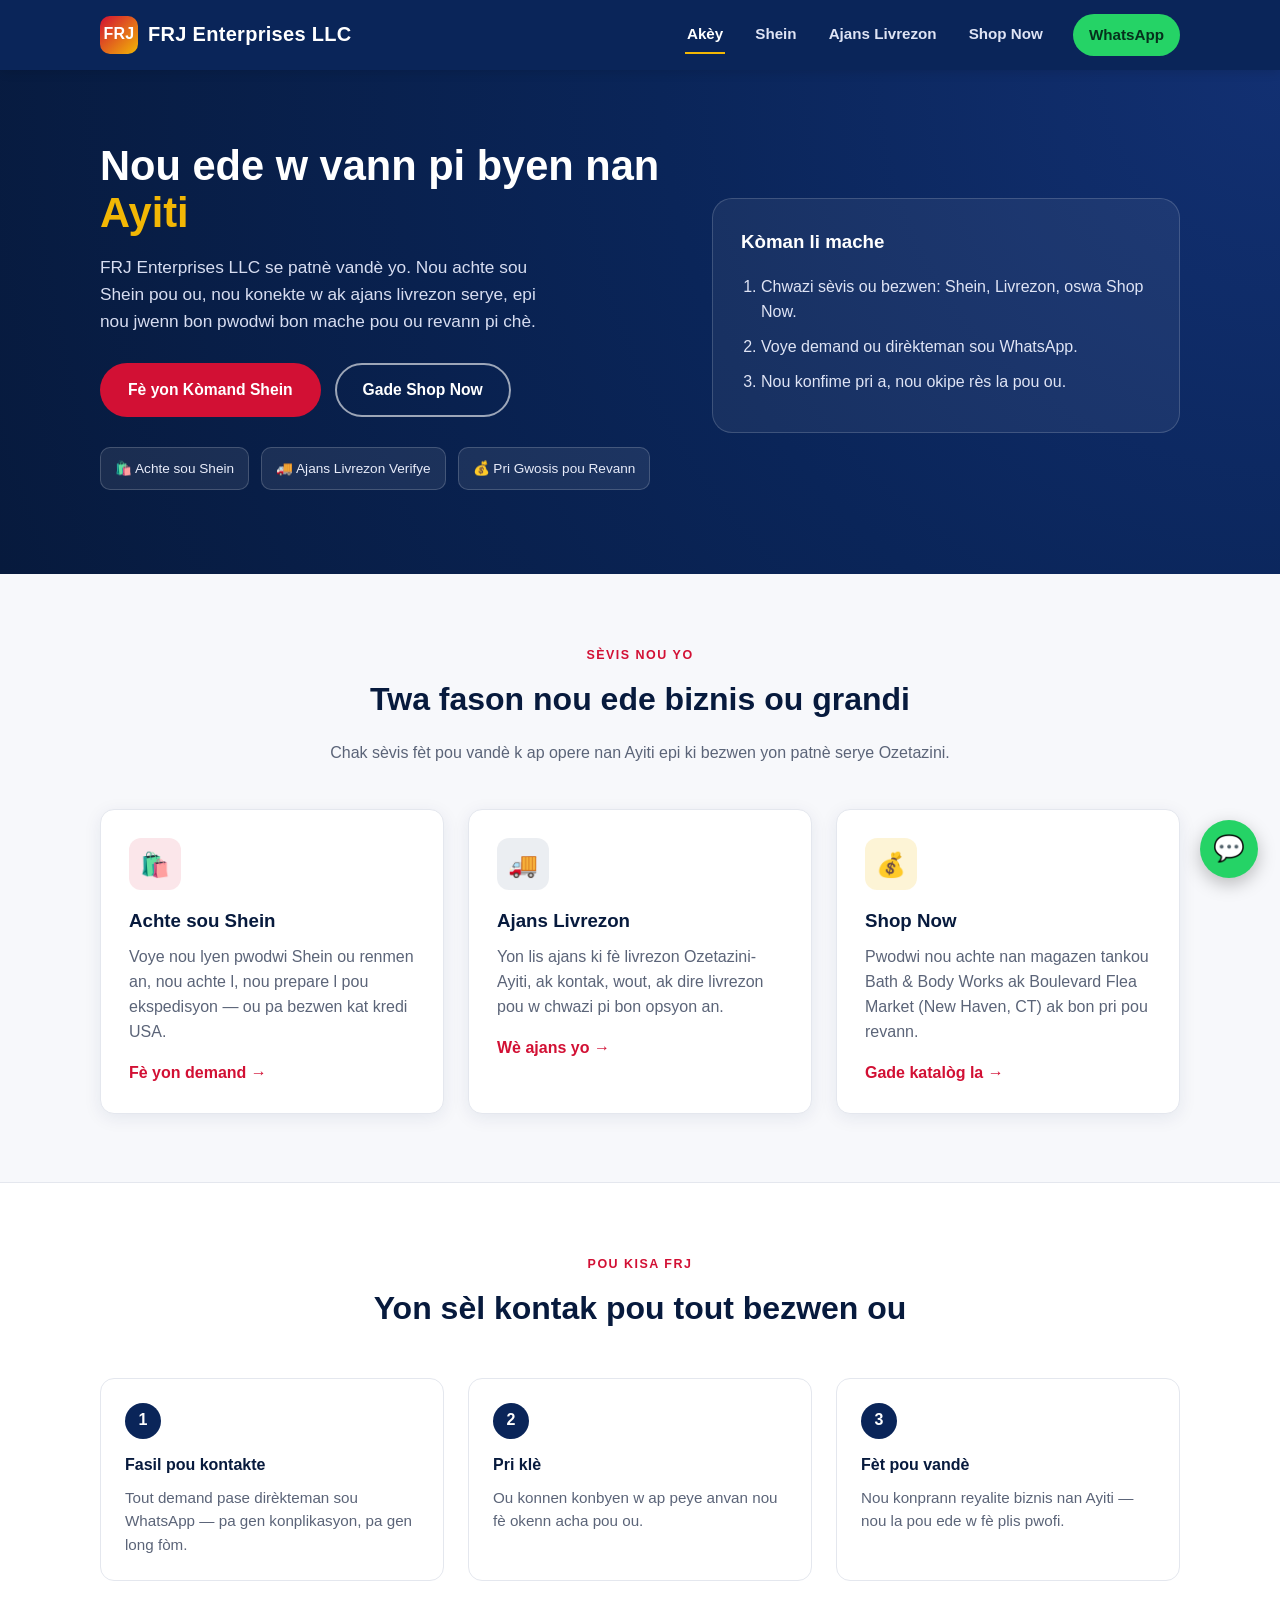
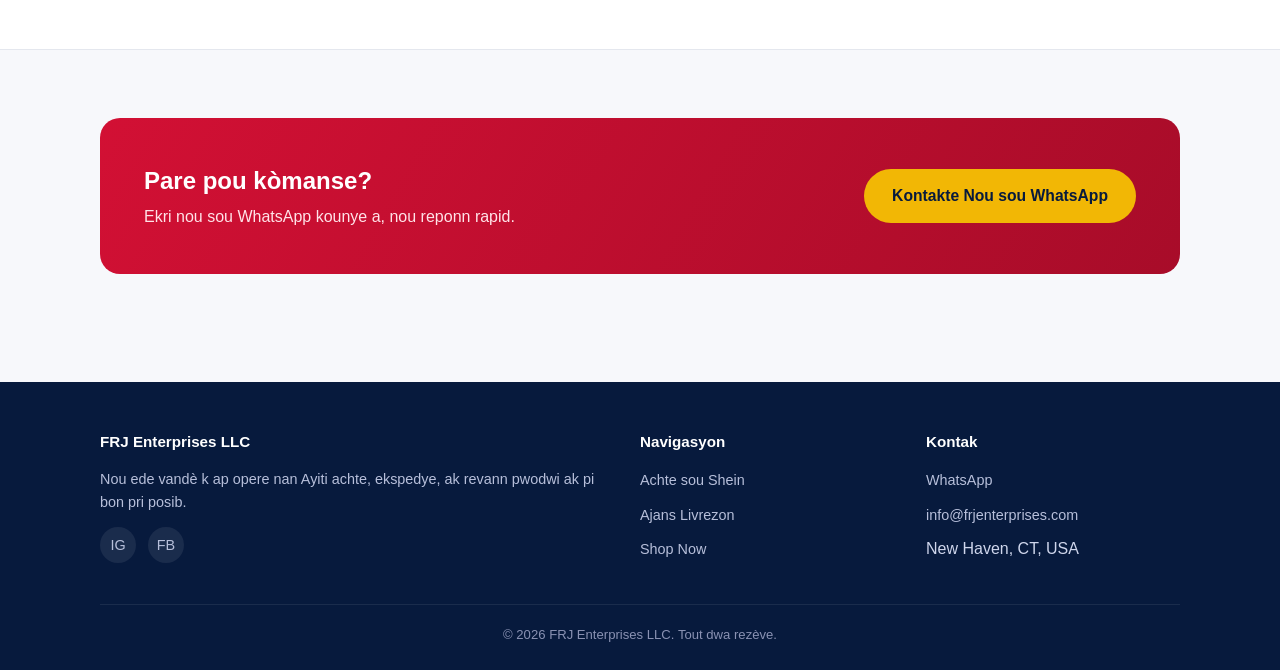
<file: index.html>
<!doctype html>
<html lang="ht">
<head>
<meta charset="UTF-8" />
<meta name="viewport" content="width=device-width, initial-scale=1.0" />
<title>FRJ Enterprises LLC — Sèvis pou Vandè nan Ayiti</title>
<meta name="description" content="FRJ Enterprises LLC ede vandè nan Ayiti achte sou Shein, jwenn ajans livrezon, ak achte pwodwi bon mache pou revann." />
<link rel="icon" href="data:image/svg+xml,%3Csvg xmlns=%27http://www.w3.org/2000/svg%27 viewBox=%270 0 100 100%27%3E%3Crect width=%27100%27 height=%27100%27 rx=%2722%27 fill=%27%230a2559%27/%3E%3Ctext x=%2750%27 y=%2768%27 font-size=%2752%27 font-family=%27Arial%2C sans-serif%27 font-weight=%27900%27 fill=%27white%27 text-anchor=%27middle%27%3EF%3C/text%3E%3C/svg%3E" />
<link rel="stylesheet" href="assets/css/style.css" />
</head>
<body>

<header class="site-header">
  <div class="container">
    <a href="index.html" class="brand">
      <span class="brand-mark">FRJ</span>
      <span data-frj-business>FRJ Enterprises LLC</span>
    </a>
    <button class="nav-toggle" aria-label="Ouvri meni"><span></span><span></span><span></span></button>
    <nav class="nav-menu">
      <a href="index.html">Akèy</a>
      <a href="shein.html">Shein</a>
      <a href="shipping.html">Ajans Livrezon</a>
      <a href="shop.html">Shop Now</a>
      <a class="btn-whatsapp" data-frj-whatsapp="Bonjou! Mwen enterese nan sèvis FRJ Enterprises yo.">WhatsApp</a>
    </nav>
  </div>
</header>

<section class="hero">
  <div class="container">
    <div>
      <h1>Nou ede w vann pi byen nan <span class="highlight">Ayiti</span></h1>
      <p>FRJ Enterprises LLC se patnè vandè yo. Nou achte sou Shein pou ou, nou konekte w ak ajans livrezon serye, epi nou jwenn bon pwodwi bon mache pou ou revann pi chè.</p>
      <div class="hero-actions">
        <a href="shein.html" class="btn btn-primary">Fè yon Kòmand Shein</a>
        <a href="shop.html" class="btn btn-outline">Gade Shop Now</a>
      </div>
      <div class="hero-badges">
        <div class="hero-badge">🛍️ Achte sou Shein</div>
        <div class="hero-badge">🚚 Ajans Livrezon Verifye</div>
        <div class="hero-badge">💰 Pri Gwosis pou Revann</div>
      </div>
    </div>
    <div class="hero-panel">
      <h3>Kòman li mache</h3>
      <ol>
        <li>Chwazi sèvis ou bezwen: Shein, Livrezon, oswa Shop Now.</li>
        <li>Voye demand ou dirèkteman sou WhatsApp.</li>
        <li>Nou konfime pri a, nou okipe rès la pou ou.</li>
      </ol>
    </div>
  </div>
</section>

<section id="services">
  <div class="container">
    <div class="section-head">
      <span class="eyebrow">Sèvis Nou Yo</span>
      <h2>Twa fason nou ede biznis ou grandi</h2>
      <p>Chak sèvis fèt pou vandè k ap opere nan Ayiti epi ki bezwen yon patnè serye Ozetazini.</p>
    </div>
    <div class="grid-3">
      <div class="card">
        <div class="icon icon-red">🛍️</div>
        <h3>Achte sou Shein</h3>
        <p>Voye nou lyen pwodwi Shein ou renmen an, nou achte l, nou prepare l pou ekspedisyon — ou pa bezwen kat kredi USA.</p>
        <a href="shein.html" class="link">Fè yon demand →</a>
      </div>
      <div class="card">
        <div class="icon icon-navy">🚚</div>
        <h3>Ajans Livrezon</h3>
        <p>Yon lis ajans ki fè livrezon Ozetazini-Ayiti, ak kontak, wout, ak dire livrezon pou w chwazi pi bon opsyon an.</p>
        <a href="shipping.html" class="link">Wè ajans yo →</a>
      </div>
      <div class="card">
        <div class="icon icon-gold">💰</div>
        <h3>Shop Now</h3>
        <p>Pwodwi nou achte nan magazen tankou Bath &amp; Body Works ak Boulevard Flea Market (New Haven, CT) ak bon pri pou revann.</p>
        <a href="shop.html" class="link">Gade katalòg la →</a>
      </div>
    </div>
  </div>
</section>

<section style="background:#fff; border-top:1px solid var(--border); border-bottom:1px solid var(--border);">
  <div class="container">
    <div class="section-head">
      <span class="eyebrow">Pou Kisa FRJ</span>
      <h2>Yon sèl kontak pou tout bezwen ou</h2>
    </div>
    <div class="steps">
      <div class="step">
        <div class="step-number">1</div>
        <h4>Fasil pou kontakte</h4>
        <p>Tout demand pase dirèkteman sou WhatsApp — pa gen konplikasyon, pa gen long fòm.</p>
      </div>
      <div class="step">
        <div class="step-number">2</div>
        <h4>Pri klè</h4>
        <p>Ou konnen konbyen w ap peye anvan nou fè okenn acha pou ou.</p>
      </div>
      <div class="step">
        <div class="step-number">3</div>
        <h4>Fèt pou vandè</h4>
        <p>Nou konprann reyalite biznis nan Ayiti — nou la pou ede w fè plis pwofi.</p>
      </div>
    </div>
  </div>
</section>

<section>
  <div class="container">
    <div class="cta-band">
      <div>
        <h3>Pare pou kòmanse?</h3>
        <p>Ekri nou sou WhatsApp kounye a, nou reponn rapid.</p>
      </div>
      <a class="btn btn-gold" data-frj-whatsapp="Bonjou! Mwen ta renmen kòmanse ak FRJ Enterprises LLC.">Kontakte Nou sou WhatsApp</a>
    </div>
  </div>
</section>

<footer class="site-footer">
  <div class="container">
    <div class="footer-grid">
      <div>
        <h4 data-frj-business>FRJ Enterprises LLC</h4>
        <p>Nou ede vandè k ap opere nan Ayiti achte, ekspedye, ak revann pwodwi ak pi bon pri posib.</p>
        <div class="footer-social">
          <a data-frj-instagram href="#" aria-label="Instagram">IG</a>
          <a data-frj-facebook href="#" aria-label="Facebook">FB</a>
        </div>
      </div>
      <div>
        <h4>Navigasyon</h4>
        <ul>
          <li><a href="shein.html">Achte sou Shein</a></li>
          <li><a href="shipping.html">Ajans Livrezon</a></li>
          <li><a href="shop.html">Shop Now</a></li>
        </ul>
      </div>
      <div>
        <h4>Kontak</h4>
        <ul>
          <li><a data-frj-whatsapp="Bonjou! Mwen gen yon kesyon pou FRJ Enterprises.">WhatsApp</a></li>
          <li><a data-frj-email href="#">imèl</a></li>
          <li><span data-frj-location>New Haven, CT, USA</span></li>
        </ul>
      </div>
    </div>
    <div class="footer-bottom">
      © <span data-frj-year>2026</span> <span data-frj-business>FRJ Enterprises LLC</span>. Tout dwa rezève.
    </div>
  </div>
</footer>

<a class="float-whatsapp" data-frj-whatsapp="Bonjou! Mwen ta renmen pale ak FRJ Enterprises LLC." aria-label="Ekri nou sou WhatsApp">💬</a>

<script src="assets/js/config.js"></script>
<script src="assets/js/main.js"></script>
</body>
</html>
</file>
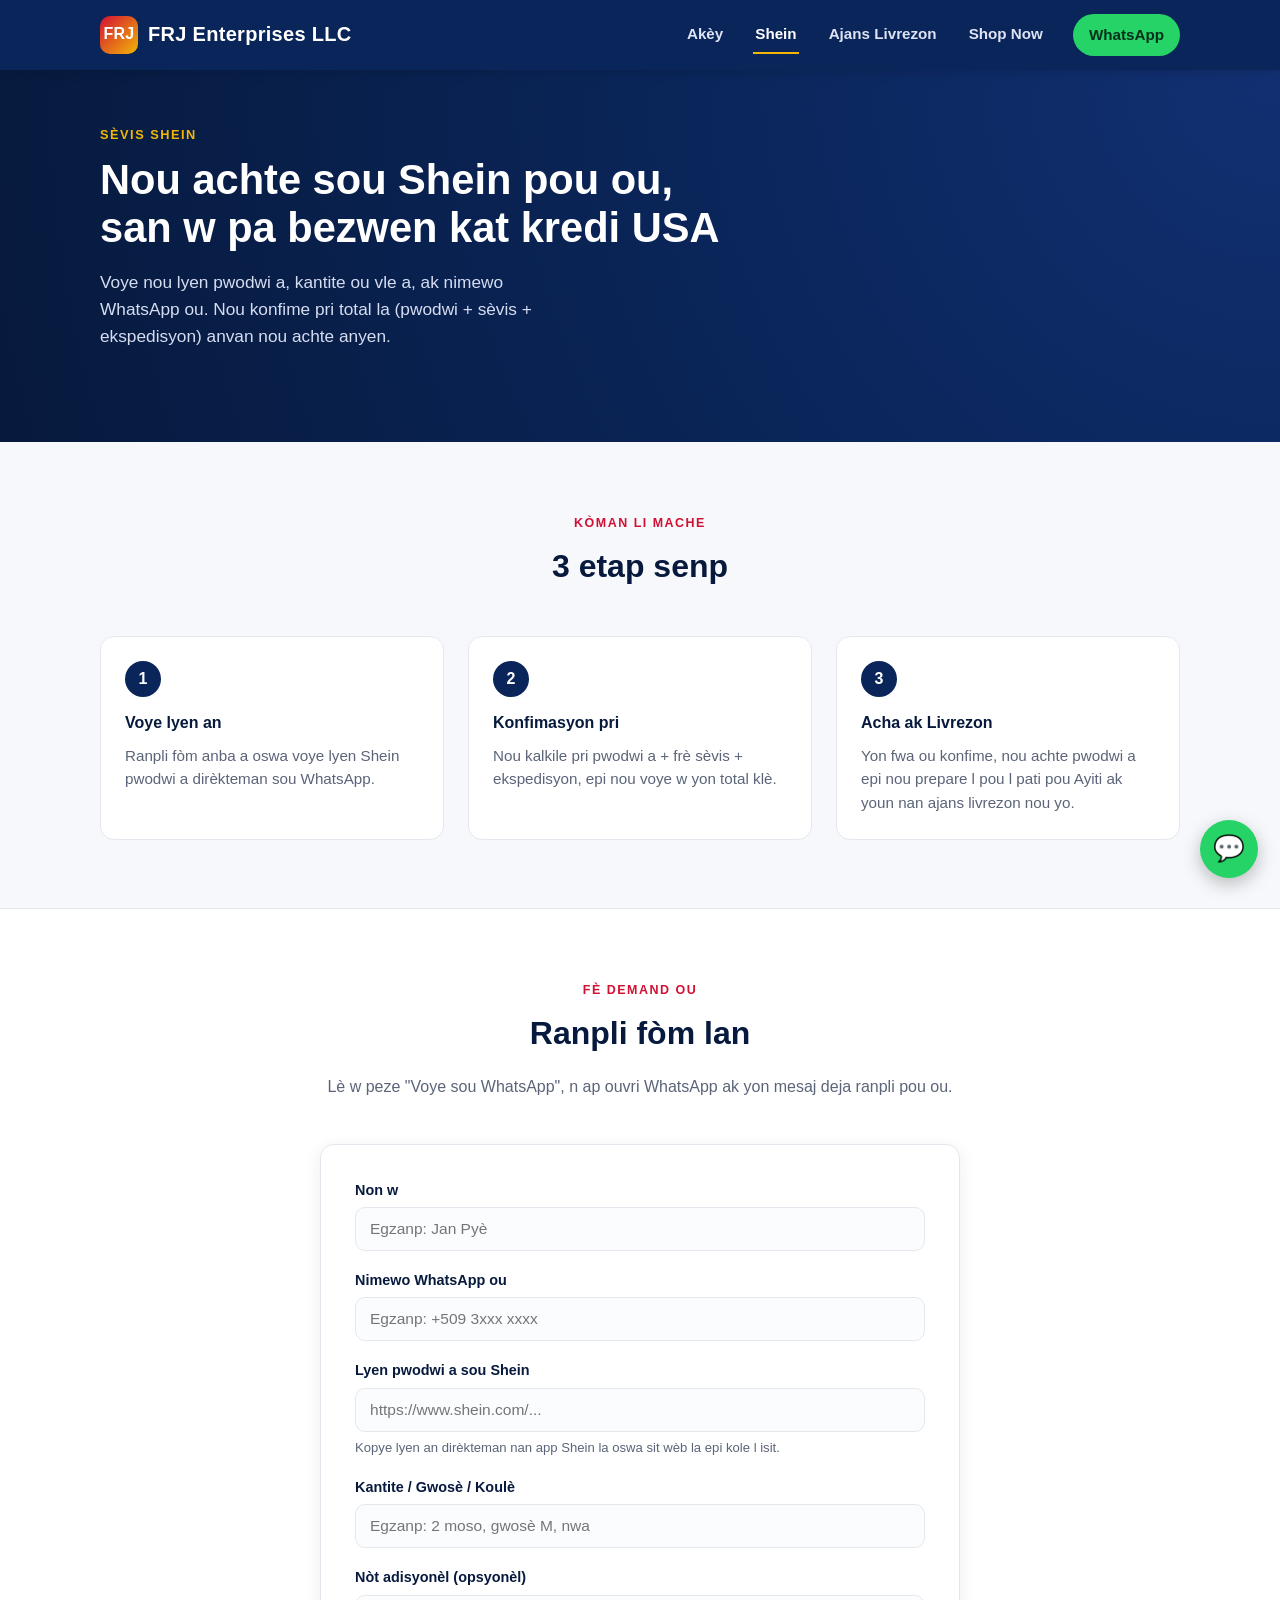
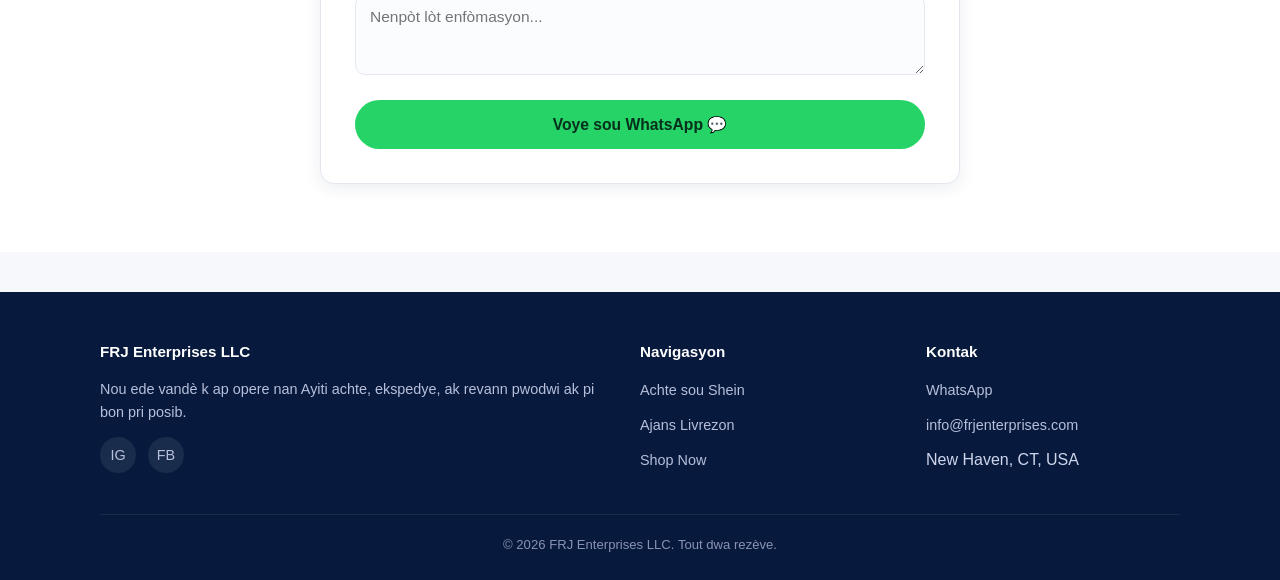
<file: shein.html>
<!doctype html>
<html lang="ht">
<head>
<meta charset="UTF-8" />
<meta name="viewport" content="width=device-width, initial-scale=1.0" />
<title>Achte sou Shein — FRJ Enterprises LLC</title>
<meta name="description" content="Voye nou lyen pwodwi Shein ou renmen an, nou achte l pou ou epi nou prepare l pou ekspedisyon rive Ayiti." />
<link rel="icon" href="data:image/svg+xml,%3Csvg xmlns=%27http://www.w3.org/2000/svg%27 viewBox=%270 0 100 100%27%3E%3Crect width=%27100%27 height=%27100%27 rx=%2722%27 fill=%27%230a2559%27/%3E%3Ctext x=%2750%27 y=%2768%27 font-size=%2752%27 font-family=%27Arial%2C sans-serif%27 font-weight=%27900%27 fill=%27white%27 text-anchor=%27middle%27%3EF%3C/text%3E%3C/svg%3E" />
<link rel="stylesheet" href="assets/css/style.css" />
</head>
<body>

<header class="site-header">
  <div class="container">
    <a href="index.html" class="brand">
      <span class="brand-mark">FRJ</span>
      <span data-frj-business>FRJ Enterprises LLC</span>
    </a>
    <button class="nav-toggle" aria-label="Ouvri meni"><span></span><span></span><span></span></button>
    <nav class="nav-menu">
      <a href="index.html">Akèy</a>
      <a href="shein.html">Shein</a>
      <a href="shipping.html">Ajans Livrezon</a>
      <a href="shop.html">Shop Now</a>
      <a class="btn-whatsapp" data-frj-whatsapp="Bonjou! Mwen enterese nan sèvis FRJ Enterprises yo.">WhatsApp</a>
    </nav>
  </div>
</header>

<section class="hero" style="padding:52px 0 64px;">
  <div class="container" style="grid-template-columns:1fr;">
    <div style="max-width:640px;">
      <span class="eyebrow" style="color:var(--gold); font-weight:800; text-transform:uppercase; letter-spacing:1.5px; font-size:0.8rem;">Sèvis Shein</span>
      <h1 style="margin-top:10px;">Nou achte sou Shein pou ou, san w pa bezwen kat kredi USA</h1>
      <p>Voye nou lyen pwodwi a, kantite ou vle a, ak nimewo WhatsApp ou. Nou konfime pri total la (pwodwi + sèvis + ekspedisyon) anvan nou achte anyen.</p>
    </div>
  </div>
</section>

<section>
  <div class="container">
    <div class="section-head">
      <span class="eyebrow">Kòman li mache</span>
      <h2>3 etap senp</h2>
    </div>
    <div class="steps">
      <div class="step">
        <div class="step-number">1</div>
        <h4>Voye lyen an</h4>
        <p>Ranpli fòm anba a oswa voye lyen Shein pwodwi a dirèkteman sou WhatsApp.</p>
      </div>
      <div class="step">
        <div class="step-number">2</div>
        <h4>Konfimasyon pri</h4>
        <p>Nou kalkile pri pwodwi a + frè sèvis + ekspedisyon, epi nou voye w yon total klè.</p>
      </div>
      <div class="step">
        <div class="step-number">3</div>
        <h4>Acha ak Livrezon</h4>
        <p>Yon fwa ou konfime, nou achte pwodwi a epi nou prepare l pou l pati pou Ayiti ak youn nan ajans livrezon nou yo.</p>
      </div>
    </div>
  </div>
</section>

<section style="background:#fff; border-top:1px solid var(--border);">
  <div class="container">
    <div class="section-head">
      <span class="eyebrow">Fè Demand Ou</span>
      <h2>Ranpli fòm lan</h2>
      <p>Lè w peze "Voye sou WhatsApp", n ap ouvri WhatsApp ak yon mesaj deja ranpli pou ou.</p>
    </div>
    <form class="form-card" onsubmit="return frjSubmitSheinForm(event)">
      <div class="form-row">
        <label for="name">Non w</label>
        <input id="name" name="name" type="text" required placeholder="Egzanp: Jan Pyè" />
      </div>
      <div class="form-row">
        <label for="phone">Nimewo WhatsApp ou</label>
        <input id="phone" name="phone" type="tel" required placeholder="Egzanp: +509 3xxx xxxx" />
      </div>
      <div class="form-row">
        <label for="link">Lyen pwodwi a sou Shein</label>
        <input id="link" name="link" type="url" required placeholder="https://www.shein.com/..." />
        <div class="form-hint">Kopye lyen an dirèkteman nan app Shein la oswa sit wèb la epi kole l isit.</div>
      </div>
      <div class="form-row">
        <label for="qty">Kantite / Gwosè / Koulè</label>
        <input id="qty" name="qty" type="text" required placeholder="Egzanp: 2 moso, gwosè M, nwa" />
      </div>
      <div class="form-row">
        <label for="notes">Nòt adisyonèl (opsyonèl)</label>
        <textarea id="notes" name="notes" rows="3" placeholder="Nenpòt lòt enfòmasyon..."></textarea>
      </div>
      <button type="submit" class="btn btn-whatsapp btn-block">Voye sou WhatsApp 💬</button>
    </form>
  </div>
</section>

<footer class="site-footer">
  <div class="container">
    <div class="footer-grid">
      <div>
        <h4 data-frj-business>FRJ Enterprises LLC</h4>
        <p>Nou ede vandè k ap opere nan Ayiti achte, ekspedye, ak revann pwodwi ak pi bon pri posib.</p>
        <div class="footer-social">
          <a data-frj-instagram href="#" aria-label="Instagram">IG</a>
          <a data-frj-facebook href="#" aria-label="Facebook">FB</a>
        </div>
      </div>
      <div>
        <h4>Navigasyon</h4>
        <ul>
          <li><a href="shein.html">Achte sou Shein</a></li>
          <li><a href="shipping.html">Ajans Livrezon</a></li>
          <li><a href="shop.html">Shop Now</a></li>
        </ul>
      </div>
      <div>
        <h4>Kontak</h4>
        <ul>
          <li><a data-frj-whatsapp="Bonjou! Mwen gen yon kesyon pou FRJ Enterprises.">WhatsApp</a></li>
          <li><a data-frj-email href="#">imèl</a></li>
          <li><span data-frj-location>New Haven, CT, USA</span></li>
        </ul>
      </div>
    </div>
    <div class="footer-bottom">
      © <span data-frj-year>2026</span> <span data-frj-business>FRJ Enterprises LLC</span>. Tout dwa rezève.
    </div>
  </div>
</footer>

<a class="float-whatsapp" data-frj-whatsapp="Bonjou! Mwen ta renmen pale ak FRJ Enterprises LLC." aria-label="Ekri nou sou WhatsApp">💬</a>

<script src="assets/js/config.js"></script>
<script src="assets/js/main.js"></script>
</body>
</html>
</file>
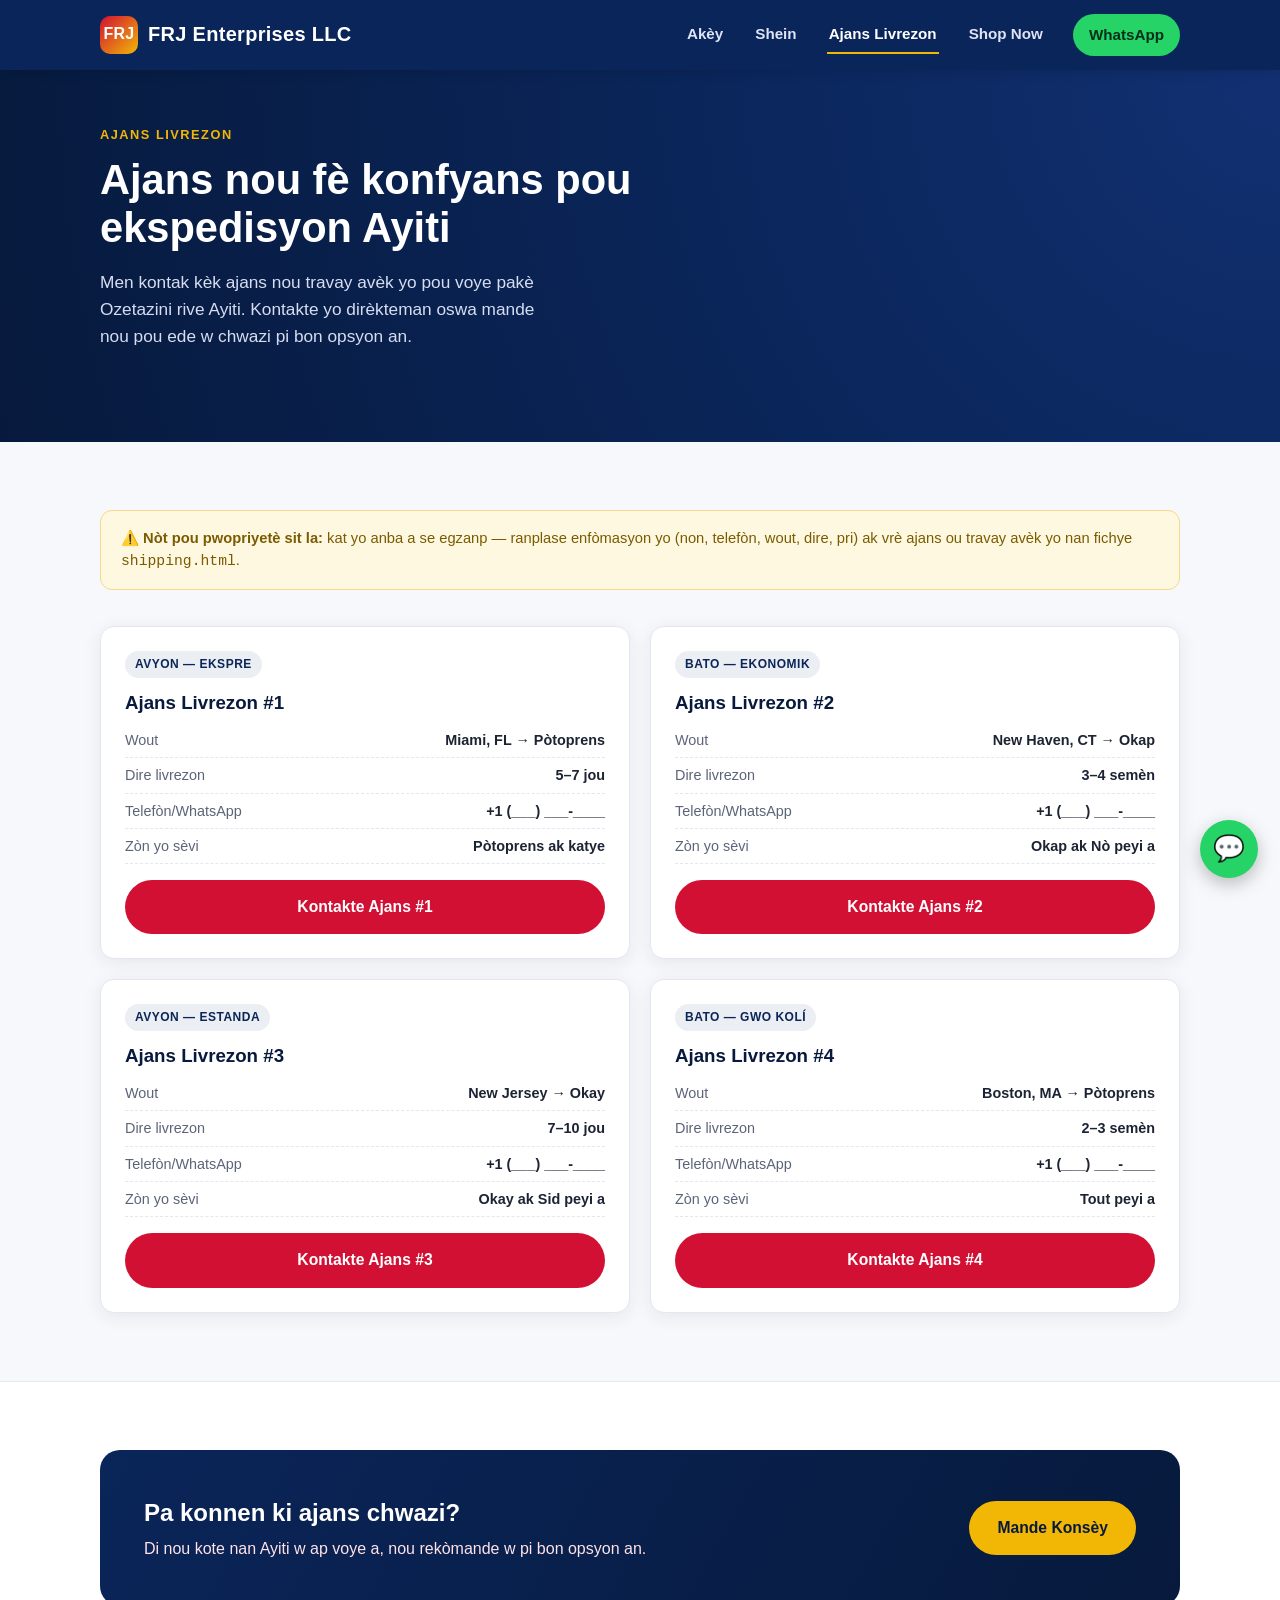
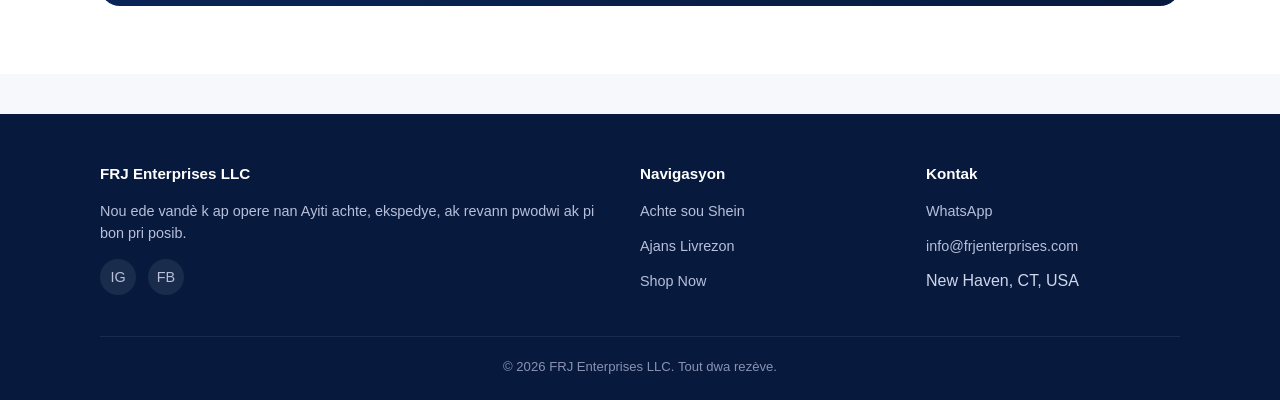
<file: shipping.html>
<!doctype html>
<html lang="ht">
<head>
<meta charset="UTF-8" />
<meta name="viewport" content="width=device-width, initial-scale=1.0" />
<title>Ajans Livrezon — FRJ Enterprises LLC</title>
<meta name="description" content="Jwenn kontak ajans ki fè ekspedisyon soti Ozetazini rive Ayiti." />
<link rel="icon" href="data:image/svg+xml,%3Csvg xmlns=%27http://www.w3.org/2000/svg%27 viewBox=%270 0 100 100%27%3E%3Crect width=%27100%27 height=%27100%27 rx=%2722%27 fill=%27%230a2559%27/%3E%3Ctext x=%2750%27 y=%2768%27 font-size=%2752%27 font-family=%27Arial%2C sans-serif%27 font-weight=%27900%27 fill=%27white%27 text-anchor=%27middle%27%3EF%3C/text%3E%3C/svg%3E" />
<link rel="stylesheet" href="assets/css/style.css" />
</head>
<body>

<header class="site-header">
  <div class="container">
    <a href="index.html" class="brand">
      <span class="brand-mark">FRJ</span>
      <span data-frj-business>FRJ Enterprises LLC</span>
    </a>
    <button class="nav-toggle" aria-label="Ouvri meni"><span></span><span></span><span></span></button>
    <nav class="nav-menu">
      <a href="index.html">Akèy</a>
      <a href="shein.html">Shein</a>
      <a href="shipping.html">Ajans Livrezon</a>
      <a href="shop.html">Shop Now</a>
      <a class="btn-whatsapp" data-frj-whatsapp="Bonjou! Mwen enterese nan sèvis FRJ Enterprises yo.">WhatsApp</a>
    </nav>
  </div>
</header>

<section class="hero" style="padding:52px 0 64px;">
  <div class="container" style="grid-template-columns:1fr;">
    <div style="max-width:640px;">
      <span class="eyebrow" style="color:var(--gold); font-weight:800; text-transform:uppercase; letter-spacing:1.5px; font-size:0.8rem;">Ajans Livrezon</span>
      <h1 style="margin-top:10px;">Ajans nou fè konfyans pou ekspedisyon Ayiti</h1>
      <p>Men kontak kèk ajans nou travay avèk yo pou voye pakè Ozetazini rive Ayiti. Kontakte yo dirèkteman oswa mande nou pou ede w chwazi pi bon opsyon an.</p>
    </div>
  </div>
</section>

<section>
  <div class="container">
    <div class="notice-box">
      ⚠️ <strong>Nòt pou pwopriyetè sit la:</strong> kat yo anba a se egzanp — ranplase enfòmasyon yo (non, telefòn, wout, dire, pri) ak vrè ajans ou travay avèk yo nan fichye <code>shipping.html</code>.
    </div>

    <div class="agency-grid">
      <div class="agency-card">
        <span class="tag">Avyon — Ekspre</span>
        <h3>Ajans Livrezon #1</h3>
        <div class="agency-detail"><span>Wout</span><span>Miami, FL → Pòtoprens</span></div>
        <div class="agency-detail"><span>Dire livrezon</span><span>5–7 jou</span></div>
        <div class="agency-detail"><span>Telefòn/WhatsApp</span><span>+1 (___) ___-____</span></div>
        <div class="agency-detail"><span>Zòn yo sèvi</span><span>Pòtoprens ak katye</span></div>
        <a href="#" class="btn btn-primary btn-block" style="margin-top:16px;">Kontakte Ajans #1</a>
      </div>

      <div class="agency-card">
        <span class="tag">Bato — Ekonomik</span>
        <h3>Ajans Livrezon #2</h3>
        <div class="agency-detail"><span>Wout</span><span>New Haven, CT → Okap</span></div>
        <div class="agency-detail"><span>Dire livrezon</span><span>3–4 semèn</span></div>
        <div class="agency-detail"><span>Telefòn/WhatsApp</span><span>+1 (___) ___-____</span></div>
        <div class="agency-detail"><span>Zòn yo sèvi</span><span>Okap ak Nò peyi a</span></div>
        <a href="#" class="btn btn-primary btn-block" style="margin-top:16px;">Kontakte Ajans #2</a>
      </div>

      <div class="agency-card">
        <span class="tag">Avyon — Estanda</span>
        <h3>Ajans Livrezon #3</h3>
        <div class="agency-detail"><span>Wout</span><span>New Jersey → Okay</span></div>
        <div class="agency-detail"><span>Dire livrezon</span><span>7–10 jou</span></div>
        <div class="agency-detail"><span>Telefòn/WhatsApp</span><span>+1 (___) ___-____</span></div>
        <div class="agency-detail"><span>Zòn yo sèvi</span><span>Okay ak Sid peyi a</span></div>
        <a href="#" class="btn btn-primary btn-block" style="margin-top:16px;">Kontakte Ajans #3</a>
      </div>

      <div class="agency-card">
        <span class="tag">Bato — Gwo Kolí</span>
        <h3>Ajans Livrezon #4</h3>
        <div class="agency-detail"><span>Wout</span><span>Boston, MA → Pòtoprens</span></div>
        <div class="agency-detail"><span>Dire livrezon</span><span>2–3 semèn</span></div>
        <div class="agency-detail"><span>Telefòn/WhatsApp</span><span>+1 (___) ___-____</span></div>
        <div class="agency-detail"><span>Zòn yo sèvi</span><span>Tout peyi a</span></div>
        <a href="#" class="btn btn-primary btn-block" style="margin-top:16px;">Kontakte Ajans #4</a>
      </div>
    </div>
  </div>
</section>

<section style="background:#fff; border-top:1px solid var(--border);">
  <div class="container">
    <div class="cta-band" style="background: linear-gradient(120deg, var(--navy), var(--navy-dark));">
      <div>
        <h3>Pa konnen ki ajans chwazi?</h3>
        <p>Di nou kote nan Ayiti w ap voye a, nou rekòmande w pi bon opsyon an.</p>
      </div>
      <a class="btn btn-gold" data-frj-whatsapp="Bonjou! Mwen bezwen èd pou chwazi yon ajans livrezon.">Mande Konsèy</a>
    </div>
  </div>
</section>

<footer class="site-footer">
  <div class="container">
    <div class="footer-grid">
      <div>
        <h4 data-frj-business>FRJ Enterprises LLC</h4>
        <p>Nou ede vandè k ap opere nan Ayiti achte, ekspedye, ak revann pwodwi ak pi bon pri posib.</p>
        <div class="footer-social">
          <a data-frj-instagram href="#" aria-label="Instagram">IG</a>
          <a data-frj-facebook href="#" aria-label="Facebook">FB</a>
        </div>
      </div>
      <div>
        <h4>Navigasyon</h4>
        <ul>
          <li><a href="shein.html">Achte sou Shein</a></li>
          <li><a href="shipping.html">Ajans Livrezon</a></li>
          <li><a href="shop.html">Shop Now</a></li>
        </ul>
      </div>
      <div>
        <h4>Kontak</h4>
        <ul>
          <li><a data-frj-whatsapp="Bonjou! Mwen gen yon kesyon pou FRJ Enterprises.">WhatsApp</a></li>
          <li><a data-frj-email href="#">imèl</a></li>
          <li><span data-frj-location>New Haven, CT, USA</span></li>
        </ul>
      </div>
    </div>
    <div class="footer-bottom">
      © <span data-frj-year>2026</span> <span data-frj-business>FRJ Enterprises LLC</span>. Tout dwa rezève.
    </div>
  </div>
</footer>

<a class="float-whatsapp" data-frj-whatsapp="Bonjou! Mwen ta renmen pale ak FRJ Enterprises LLC." aria-label="Ekri nou sou WhatsApp">💬</a>

<script src="assets/js/config.js"></script>
<script src="assets/js/main.js"></script>
</body>
</html>
</file>
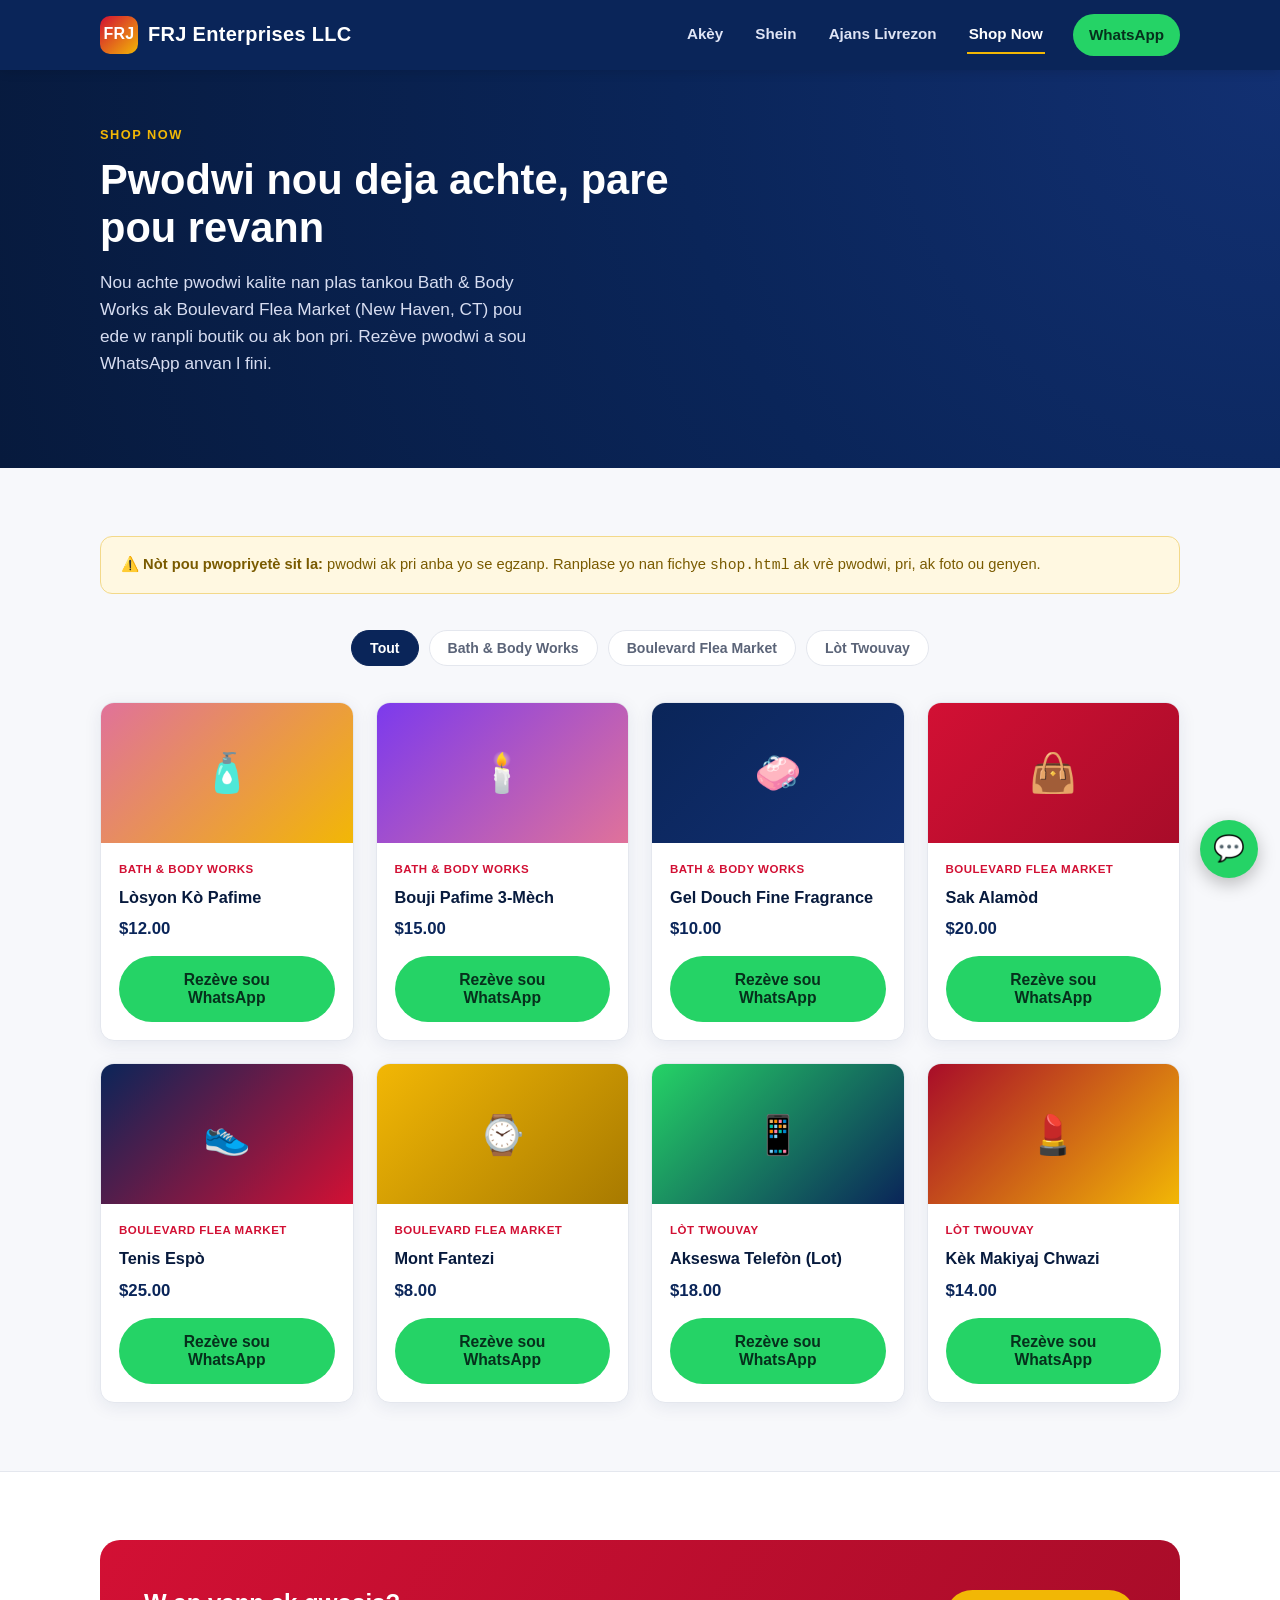
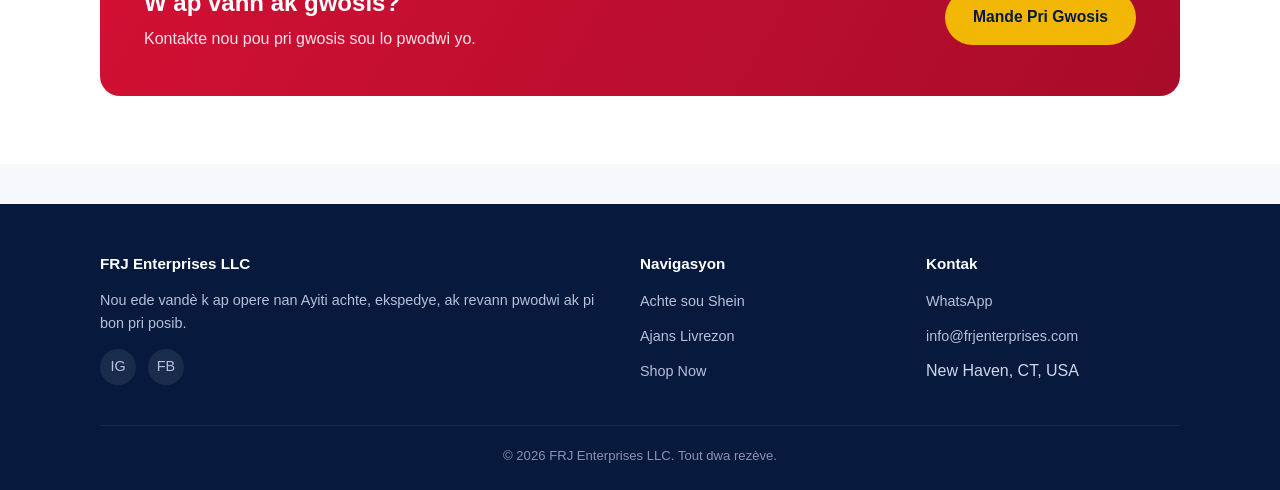
<file: shop.html>
<!doctype html>
<html lang="ht">
<head>
<meta charset="UTF-8" />
<meta name="viewport" content="width=device-width, initial-scale=1.0" />
<title>Shop Now — FRJ Enterprises LLC</title>
<meta name="description" content="Pwodwi FRJ Enterprises achte nan magazen tankou Bath & Body Works ak Boulevard Flea Market pou revann ak bon pri." />
<link rel="icon" href="data:image/svg+xml,%3Csvg xmlns=%27http://www.w3.org/2000/svg%27 viewBox=%270 0 100 100%27%3E%3Crect width=%27100%27 height=%27100%27 rx=%2722%27 fill=%27%230a2559%27/%3E%3Ctext x=%2750%27 y=%2768%27 font-size=%2752%27 font-family=%27Arial%2C sans-serif%27 font-weight=%27900%27 fill=%27white%27 text-anchor=%27middle%27%3EF%3C/text%3E%3C/svg%3E" />
<link rel="stylesheet" href="assets/css/style.css" />
</head>
<body>

<header class="site-header">
  <div class="container">
    <a href="index.html" class="brand">
      <span class="brand-mark">FRJ</span>
      <span data-frj-business>FRJ Enterprises LLC</span>
    </a>
    <button class="nav-toggle" aria-label="Ouvri meni"><span></span><span></span><span></span></button>
    <nav class="nav-menu">
      <a href="index.html">Akèy</a>
      <a href="shein.html">Shein</a>
      <a href="shipping.html">Ajans Livrezon</a>
      <a href="shop.html">Shop Now</a>
      <a class="btn-whatsapp" data-frj-whatsapp="Bonjou! Mwen enterese nan sèvis FRJ Enterprises yo.">WhatsApp</a>
    </nav>
  </div>
</header>

<section class="hero" style="padding:52px 0 64px;">
  <div class="container" style="grid-template-columns:1fr;">
    <div style="max-width:640px;">
      <span class="eyebrow" style="color:var(--gold); font-weight:800; text-transform:uppercase; letter-spacing:1.5px; font-size:0.8rem;">Shop Now</span>
      <h1 style="margin-top:10px;">Pwodwi nou deja achte, pare pou revann</h1>
      <p>Nou achte pwodwi kalite nan plas tankou Bath &amp; Body Works ak Boulevard Flea Market (New Haven, CT) pou ede w ranpli boutik ou ak bon pri. Rezève pwodwi a sou WhatsApp anvan l fini.</p>
    </div>
  </div>
</section>

<section>
  <div class="container">
    <div class="notice-box">
      ⚠️ <strong>Nòt pou pwopriyetè sit la:</strong> pwodwi ak pri anba yo se egzanp. Ranplase yo nan fichye <code>shop.html</code> ak vrè pwodwi, pri, ak foto ou genyen.
    </div>

    <div class="shop-filters">
      <button class="active" onclick="frjFilterShop('all', this)">Tout</button>
      <button onclick="frjFilterShop('bbw', this)">Bath &amp; Body Works</button>
      <button onclick="frjFilterShop('flea', this)">Boulevard Flea Market</button>
      <button onclick="frjFilterShop('other', this)">Lòt Twouvay</button>
    </div>

    <div class="product-grid">

      <div class="product-card" data-category="bbw">
        <div class="product-thumb" style="background:linear-gradient(135deg,#e0729a,#f2b705);">🧴</div>
        <div class="product-body">
          <div class="source">Bath &amp; Body Works</div>
          <h4>Lòsyon Kò Pafime</h4>
          <div class="price">$12.00</div>
          <button class="btn btn-whatsapp btn-block" onclick="frjReserveProduct('Lòsyon Kò Pafime - Bath &amp; Body Works', '$12.00')">Rezève sou WhatsApp</button>
        </div>
      </div>

      <div class="product-card" data-category="bbw">
        <div class="product-thumb" style="background:linear-gradient(135deg,#7c3aed,#e0729a);">🕯️</div>
        <div class="product-body">
          <div class="source">Bath &amp; Body Works</div>
          <h4>Bouji Pafime 3-Mèch</h4>
          <div class="price">$15.00</div>
          <button class="btn btn-whatsapp btn-block" onclick="frjReserveProduct('Bouji Pafime 3-Mèch - Bath &amp; Body Works', '$15.00')">Rezève sou WhatsApp</button>
        </div>
      </div>

      <div class="product-card" data-category="bbw">
        <div class="product-thumb" style="background:linear-gradient(135deg,#0a2559,#123072);">🧼</div>
        <div class="product-body">
          <div class="source">Bath &amp; Body Works</div>
          <h4>Gel Douch Fine Fragrance</h4>
          <div class="price">$10.00</div>
          <button class="btn btn-whatsapp btn-block" onclick="frjReserveProduct('Gel Douch Fine Fragrance - Bath &amp; Body Works', '$10.00')">Rezève sou WhatsApp</button>
        </div>
      </div>

      <div class="product-card" data-category="flea">
        <div class="product-thumb" style="background:linear-gradient(135deg,#d21034,#a80c29);">👜</div>
        <div class="product-body">
          <div class="source">Boulevard Flea Market</div>
          <h4>Sak Alamòd</h4>
          <div class="price">$20.00</div>
          <button class="btn btn-whatsapp btn-block" onclick="frjReserveProduct('Sak Alamòd - Boulevard Flea Market', '$20.00')">Rezève sou WhatsApp</button>
        </div>
      </div>

      <div class="product-card" data-category="flea">
        <div class="product-thumb" style="background:linear-gradient(135deg,#0a2559,#d21034);">👟</div>
        <div class="product-body">
          <div class="source">Boulevard Flea Market</div>
          <h4>Tenis Espò</h4>
          <div class="price">$25.00</div>
          <button class="btn btn-whatsapp btn-block" onclick="frjReserveProduct('Tenis Espò - Boulevard Flea Market', '$25.00')">Rezève sou WhatsApp</button>
        </div>
      </div>

      <div class="product-card" data-category="flea">
        <div class="product-thumb" style="background:linear-gradient(135deg,#f2b705,#a87a00);">⌚</div>
        <div class="product-body">
          <div class="source">Boulevard Flea Market</div>
          <h4>Mont Fantezi</h4>
          <div class="price">$8.00</div>
          <button class="btn btn-whatsapp btn-block" onclick="frjReserveProduct('Mont Fantezi - Boulevard Flea Market', '$8.00')">Rezève sou WhatsApp</button>
        </div>
      </div>

      <div class="product-card" data-category="other">
        <div class="product-thumb" style="background:linear-gradient(135deg,#25d366,#0a2559);">📱</div>
        <div class="product-body">
          <div class="source">Lòt Twouvay</div>
          <h4>Akseswa Telefòn (Lot)</h4>
          <div class="price">$18.00</div>
          <button class="btn btn-whatsapp btn-block" onclick="frjReserveProduct('Akseswa Telefòn (Lot)', '$18.00')">Rezève sou WhatsApp</button>
        </div>
      </div>

      <div class="product-card" data-category="other">
        <div class="product-thumb" style="background:linear-gradient(135deg,#a80c29,#f2b705);">💄</div>
        <div class="product-body">
          <div class="source">Lòt Twouvay</div>
          <h4>Kèk Makiyaj Chwazi</h4>
          <div class="price">$14.00</div>
          <button class="btn btn-whatsapp btn-block" onclick="frjReserveProduct('Kèk Makiyaj Chwazi', '$14.00')">Rezève sou WhatsApp</button>
        </div>
      </div>

    </div>
  </div>
</section>

<section style="background:#fff; border-top:1px solid var(--border);">
  <div class="container">
    <div class="cta-band">
      <div>
        <h3>W ap vann ak gwosis?</h3>
        <p>Kontakte nou pou pri gwosis sou lo pwodwi yo.</p>
      </div>
      <a class="btn btn-gold" data-frj-whatsapp="Bonjou! Mwen ta renmen konnen pri gwosis pou pwodwi Shop Now yo.">Mande Pri Gwosis</a>
    </div>
  </div>
</section>

<footer class="site-footer">
  <div class="container">
    <div class="footer-grid">
      <div>
        <h4 data-frj-business>FRJ Enterprises LLC</h4>
        <p>Nou ede vandè k ap opere nan Ayiti achte, ekspedye, ak revann pwodwi ak pi bon pri posib.</p>
        <div class="footer-social">
          <a data-frj-instagram href="#" aria-label="Instagram">IG</a>
          <a data-frj-facebook href="#" aria-label="Facebook">FB</a>
        </div>
      </div>
      <div>
        <h4>Navigasyon</h4>
        <ul>
          <li><a href="shein.html">Achte sou Shein</a></li>
          <li><a href="shipping.html">Ajans Livrezon</a></li>
          <li><a href="shop.html">Shop Now</a></li>
        </ul>
      </div>
      <div>
        <h4>Kontak</h4>
        <ul>
          <li><a data-frj-whatsapp="Bonjou! Mwen gen yon kesyon pou FRJ Enterprises.">WhatsApp</a></li>
          <li><a data-frj-email href="#">imèl</a></li>
          <li><span data-frj-location>New Haven, CT, USA</span></li>
        </ul>
      </div>
    </div>
    <div class="footer-bottom">
      © <span data-frj-year>2026</span> <span data-frj-business>FRJ Enterprises LLC</span>. Tout dwa rezève.
    </div>
  </div>
</footer>

<a class="float-whatsapp" data-frj-whatsapp="Bonjou! Mwen ta renmen pale ak FRJ Enterprises LLC." aria-label="Ekri nou sou WhatsApp">💬</a>

<script src="assets/js/config.js"></script>
<script src="assets/js/main.js"></script>
</body>
</html>
</file>
<file: assets/css/style.css>
:root {
  --navy: #0a2559;
  --navy-dark: #071a3d;
  --red: #d21034;
  --red-dark: #a80c29;
  --gold: #f2b705;
  --bg: #f7f8fb;
  --surface: #ffffff;
  --text: #1c2333;
  --text-muted: #5b6478;
  --border: #e4e7ee;
  --radius: 14px;
  --shadow: 0 4px 18px rgba(10, 37, 89, 0.08);
  --max-width: 1120px;
}

* { box-sizing: border-box; }

html { scroll-behavior: smooth; }

body {
  margin: 0;
  font-family: "Segoe UI", Roboto, -apple-system, BlinkMacSystemFont, sans-serif;
  color: var(--text);
  background: var(--bg);
  line-height: 1.55;
}

img { max-width: 100%; display: block; }

a { color: inherit; text-decoration: none; }

.container {
  max-width: var(--max-width);
  margin: 0 auto;
  padding: 0 20px;
}

/* ---------- Header ---------- */
.site-header {
  position: sticky;
  top: 0;
  z-index: 50;
  background: var(--navy);
  color: #fff;
  box-shadow: 0 2px 10px rgba(0,0,0,0.12);
}

.site-header .container {
  display: flex;
  align-items: center;
  justify-content: space-between;
  padding-top: 14px;
  padding-bottom: 14px;
}

.brand {
  display: flex;
  align-items: center;
  gap: 10px;
  font-weight: 800;
  font-size: 1.25rem;
  color: #fff;
  letter-spacing: 0.3px;
}

.brand-mark {
  width: 38px;
  height: 38px;
  border-radius: 10px;
  background: linear-gradient(135deg, var(--red), var(--gold));
  display: flex;
  align-items: center;
  justify-content: center;
  font-weight: 900;
  color: #fff;
  font-size: 1rem;
}

.nav-toggle {
  display: none;
  flex-direction: column;
  gap: 5px;
  background: none;
  border: none;
  cursor: pointer;
  padding: 6px;
}
.nav-toggle span {
  width: 24px;
  height: 2px;
  background: #fff;
  display: block;
}

.nav-menu {
  display: flex;
  align-items: center;
  gap: 28px;
}

.nav-menu a {
  color: #dfe4f5;
  font-weight: 600;
  font-size: 0.95rem;
  padding: 6px 2px;
  border-bottom: 2px solid transparent;
  transition: color 0.15s, border-color 0.15s;
}

.nav-menu a:hover,
.nav-menu a.active {
  color: #fff;
  border-color: var(--gold);
}

.nav-menu .btn-whatsapp {
  border: none;
  background: #25d366;
  color: #06301c;
  padding: 9px 16px;
  border-radius: 999px;
  font-weight: 700;
}
.nav-menu .btn-whatsapp:hover { filter: brightness(1.05); }

/* ---------- Buttons ---------- */
.btn {
  display: inline-block;
  padding: 13px 26px;
  border-radius: 999px;
  font-weight: 700;
  font-size: 0.98rem;
  border: 2px solid transparent;
  cursor: pointer;
  transition: transform 0.12s ease, filter 0.15s ease;
}
.btn:hover { transform: translateY(-1px); }

.btn-primary { background: var(--red); color: #fff; }
.btn-primary:hover { filter: brightness(1.08); }

.btn-gold { background: var(--gold); color: var(--navy-dark); }
.btn-gold:hover { filter: brightness(1.05); }

.btn-outline { background: transparent; border-color: rgba(255,255,255,0.6); color: #fff; }
.btn-outline:hover { background: rgba(255,255,255,0.12); }

.btn-whatsapp {
  background: #25d366;
  color: #06301c;
}
.btn-whatsapp:hover { filter: brightness(1.05); }

.btn-block { display: block; width: 100%; text-align: center; }

/* ---------- Hero ---------- */
.hero {
  background: radial-gradient(circle at top right, #123072 0%, var(--navy) 45%, var(--navy-dark) 100%);
  color: #fff;
  padding: 72px 0 84px;
}

.hero .container {
  display: grid;
  grid-template-columns: 1.1fr 0.9fr;
  gap: 40px;
  align-items: center;
}

.hero h1 {
  font-size: 2.6rem;
  line-height: 1.15;
  margin: 0 0 16px;
}

.hero .highlight { color: var(--gold); }

.hero p {
  color: #d7ddf1;
  font-size: 1.08rem;
  margin-bottom: 28px;
  max-width: 46ch;
}

.hero-actions { display: flex; gap: 14px; flex-wrap: wrap; }

.hero-badges {
  display: flex;
  gap: 12px;
  margin-top: 30px;
  flex-wrap: wrap;
}
.hero-badge {
  background: rgba(255,255,255,0.08);
  border: 1px solid rgba(255,255,255,0.18);
  border-radius: 10px;
  padding: 10px 14px;
  font-size: 0.85rem;
  color: #e8ecfa;
}

.hero-panel {
  background: rgba(255,255,255,0.06);
  border: 1px solid rgba(255,255,255,0.16);
  border-radius: 20px;
  padding: 28px;
}
.hero-panel h3 { margin-top: 0; color: #fff; }
.hero-panel ol { padding-left: 20px; color: #dfe4f5; margin: 0; }
.hero-panel li { margin-bottom: 10px; }

/* ---------- Sections ---------- */
section { padding: 68px 0; }

.section-head { text-align: center; max-width: 640px; margin: 0 auto 44px; }
.section-head .eyebrow {
  text-transform: uppercase;
  letter-spacing: 1.5px;
  font-size: 0.78rem;
  font-weight: 800;
  color: var(--red);
}
.section-head h2 { font-size: 2rem; margin: 8px 0 12px; color: var(--navy-dark); }
.section-head p { color: var(--text-muted); }

/* ---------- Feature / service cards ---------- */
.grid-3 {
  display: grid;
  grid-template-columns: repeat(3, 1fr);
  gap: 24px;
}

.card {
  background: var(--surface);
  border-radius: var(--radius);
  padding: 28px;
  box-shadow: var(--shadow);
  border: 1px solid var(--border);
}

.card .icon {
  width: 52px;
  height: 52px;
  border-radius: 12px;
  display: flex;
  align-items: center;
  justify-content: center;
  font-size: 1.5rem;
  margin-bottom: 16px;
}
.icon-red { background: rgba(210,16,52,0.1); color: var(--red); }
.icon-navy { background: rgba(10,37,89,0.08); color: var(--navy); }
.icon-gold { background: rgba(242,183,5,0.16); color: #a87a00; }

.card h3 { margin: 0 0 10px; color: var(--navy-dark); }
.card p { color: var(--text-muted); margin: 0 0 16px; }
.card a.link { font-weight: 700; color: var(--red); }

/* ---------- Steps ---------- */
.steps {
  display: grid;
  grid-template-columns: repeat(3, 1fr);
  gap: 24px;
}
.step {
  background: var(--surface);
  border: 1px solid var(--border);
  border-radius: var(--radius);
  padding: 24px;
  position: relative;
}
.step-number {
  width: 36px;
  height: 36px;
  border-radius: 50%;
  background: var(--navy);
  color: #fff;
  display: flex;
  align-items: center;
  justify-content: center;
  font-weight: 800;
  margin-bottom: 14px;
}
.step h4 { margin: 0 0 8px; color: var(--navy-dark); }
.step p { margin: 0; color: var(--text-muted); font-size: 0.95rem; }

/* ---------- Forms ---------- */
.form-card {
  background: var(--surface);
  border: 1px solid var(--border);
  border-radius: var(--radius);
  box-shadow: var(--shadow);
  padding: 34px;
  max-width: 640px;
  margin: 0 auto;
}
.form-row { margin-bottom: 18px; }
.form-row label {
  display: block;
  font-weight: 700;
  font-size: 0.9rem;
  margin-bottom: 6px;
  color: var(--navy-dark);
}
.form-row input,
.form-row textarea {
  width: 100%;
  padding: 12px 14px;
  border-radius: 10px;
  border: 1.5px solid var(--border);
  font-size: 0.97rem;
  font-family: inherit;
  background: #fbfcfe;
}
.form-row input:focus,
.form-row textarea:focus {
  outline: none;
  border-color: var(--navy);
}
.form-hint { font-size: 0.82rem; color: var(--text-muted); margin-top: 6px; }

/* ---------- Agency cards (shipping) ---------- */
.agency-grid {
  display: grid;
  grid-template-columns: repeat(2, 1fr);
  gap: 20px;
}
.agency-card {
  background: var(--surface);
  border: 1px solid var(--border);
  border-radius: var(--radius);
  padding: 24px;
  box-shadow: var(--shadow);
}
.agency-card .tag {
  display: inline-block;
  background: rgba(10,37,89,0.08);
  color: var(--navy);
  font-size: 0.75rem;
  font-weight: 800;
  padding: 4px 10px;
  border-radius: 999px;
  margin-bottom: 10px;
  text-transform: uppercase;
  letter-spacing: 0.5px;
}
.agency-card h3 { margin: 0 0 6px; color: var(--navy-dark); }
.agency-detail {
  display: flex;
  justify-content: space-between;
  font-size: 0.9rem;
  padding: 6px 0;
  border-bottom: 1px dashed var(--border);
  color: var(--text-muted);
}
.agency-detail span:last-child { color: var(--text); font-weight: 600; }
.agency-card .btn { margin-top: 16px; }

.notice-box {
  background: #fff8e1;
  border: 1px solid #f3d98a;
  color: #7a5b00;
  border-radius: 12px;
  padding: 16px 20px;
  font-size: 0.92rem;
  margin-bottom: 36px;
}

/* ---------- Shop ---------- */
.shop-filters {
  display: flex;
  gap: 10px;
  flex-wrap: wrap;
  justify-content: center;
  margin-bottom: 36px;
}
.shop-filters button {
  padding: 9px 18px;
  border-radius: 999px;
  border: 1.5px solid var(--border);
  background: var(--surface);
  font-weight: 700;
  font-size: 0.88rem;
  cursor: pointer;
  color: var(--text-muted);
}
.shop-filters button.active,
.shop-filters button:hover {
  background: var(--navy);
  color: #fff;
  border-color: var(--navy);
}

.product-grid {
  display: grid;
  grid-template-columns: repeat(4, 1fr);
  gap: 22px;
}
.product-card {
  background: var(--surface);
  border: 1px solid var(--border);
  border-radius: var(--radius);
  overflow: hidden;
  box-shadow: var(--shadow);
  display: flex;
  flex-direction: column;
}
.product-thumb {
  height: 140px;
  display: flex;
  align-items: center;
  justify-content: center;
  font-size: 2.4rem;
  color: #fff;
}
.product-body { padding: 18px; flex: 1; display: flex; flex-direction: column; }
.product-body .source {
  font-size: 0.72rem;
  font-weight: 800;
  text-transform: uppercase;
  letter-spacing: 0.5px;
  color: var(--red);
  margin-bottom: 6px;
}
.product-body h4 { margin: 0 0 6px; color: var(--navy-dark); font-size: 1.02rem; }
.product-body .price { font-weight: 800; color: var(--navy); margin-bottom: 14px; font-size: 1.05rem; }
.product-body .btn { margin-top: auto; }

/* ---------- CTA band ---------- */
.cta-band {
  background: linear-gradient(120deg, var(--red), var(--red-dark));
  color: #fff;
  border-radius: 20px;
  padding: 44px;
  display: flex;
  align-items: center;
  justify-content: space-between;
  flex-wrap: wrap;
  gap: 20px;
}
.cta-band h3 { margin: 0 0 6px; font-size: 1.5rem; }
.cta-band p { margin: 0; color: #ffe3e8; }

/* ---------- Footer ---------- */
.site-footer {
  background: var(--navy-dark);
  color: #cfd6ec;
  padding: 48px 0 24px;
  margin-top: 40px;
}
.footer-grid {
  display: grid;
  grid-template-columns: 2fr 1fr 1fr;
  gap: 32px;
  margin-bottom: 32px;
}
.footer-grid h4 { color: #fff; margin: 0 0 14px; font-size: 0.95rem; }
.footer-grid p, .footer-grid a { color: #b7bfda; font-size: 0.9rem; }
.footer-grid ul { list-style: none; padding: 0; margin: 0; }
.footer-grid li { margin-bottom: 10px; }
.footer-social { display: flex; gap: 12px; margin-top: 14px; }
.footer-social a {
  width: 36px; height: 36px;
  border-radius: 50%;
  background: rgba(255,255,255,0.08);
  display: flex; align-items: center; justify-content: center;
}
.footer-bottom {
  border-top: 1px solid rgba(255,255,255,0.08);
  padding-top: 20px;
  font-size: 0.82rem;
  color: #8a92b3;
  text-align: center;
}

/* ---------- Floating WhatsApp button ---------- */
.float-whatsapp {
  position: fixed;
  bottom: 22px;
  right: 22px;
  background: #25d366;
  color: #fff;
  width: 58px;
  height: 58px;
  border-radius: 50%;
  display: flex;
  align-items: center;
  justify-content: center;
  font-size: 1.6rem;
  box-shadow: 0 6px 18px rgba(0,0,0,0.25);
  z-index: 60;
}

/* ---------- Responsive ---------- */
@media (max-width: 880px) {
  .hero .container { grid-template-columns: 1fr; }
  .grid-3 { grid-template-columns: 1fr; }
  .steps { grid-template-columns: 1fr; }
  .agency-grid { grid-template-columns: 1fr; }
  .product-grid { grid-template-columns: repeat(2, 1fr); }
  .footer-grid { grid-template-columns: 1fr; }

  .nav-toggle { display: flex; }
  .nav-menu {
    position: absolute;
    top: 100%;
    left: 0;
    right: 0;
    background: var(--navy);
    flex-direction: column;
    align-items: flex-start;
    gap: 0;
    max-height: 0;
    overflow: hidden;
    transition: max-height 0.25s ease;
  }
  .nav-menu.is-open { max-height: 400px; }
  .nav-menu a, .nav-menu .btn-whatsapp {
    width: 100%;
    padding: 14px 20px;
    border-bottom: 1px solid rgba(255,255,255,0.08);
    border-radius: 0;
  }
}

@media (max-width: 560px) {
  .product-grid { grid-template-columns: 1fr; }
  .hero h1 { font-size: 2rem; }
  .cta-band { flex-direction: column; text-align: center; }
}
</file>
